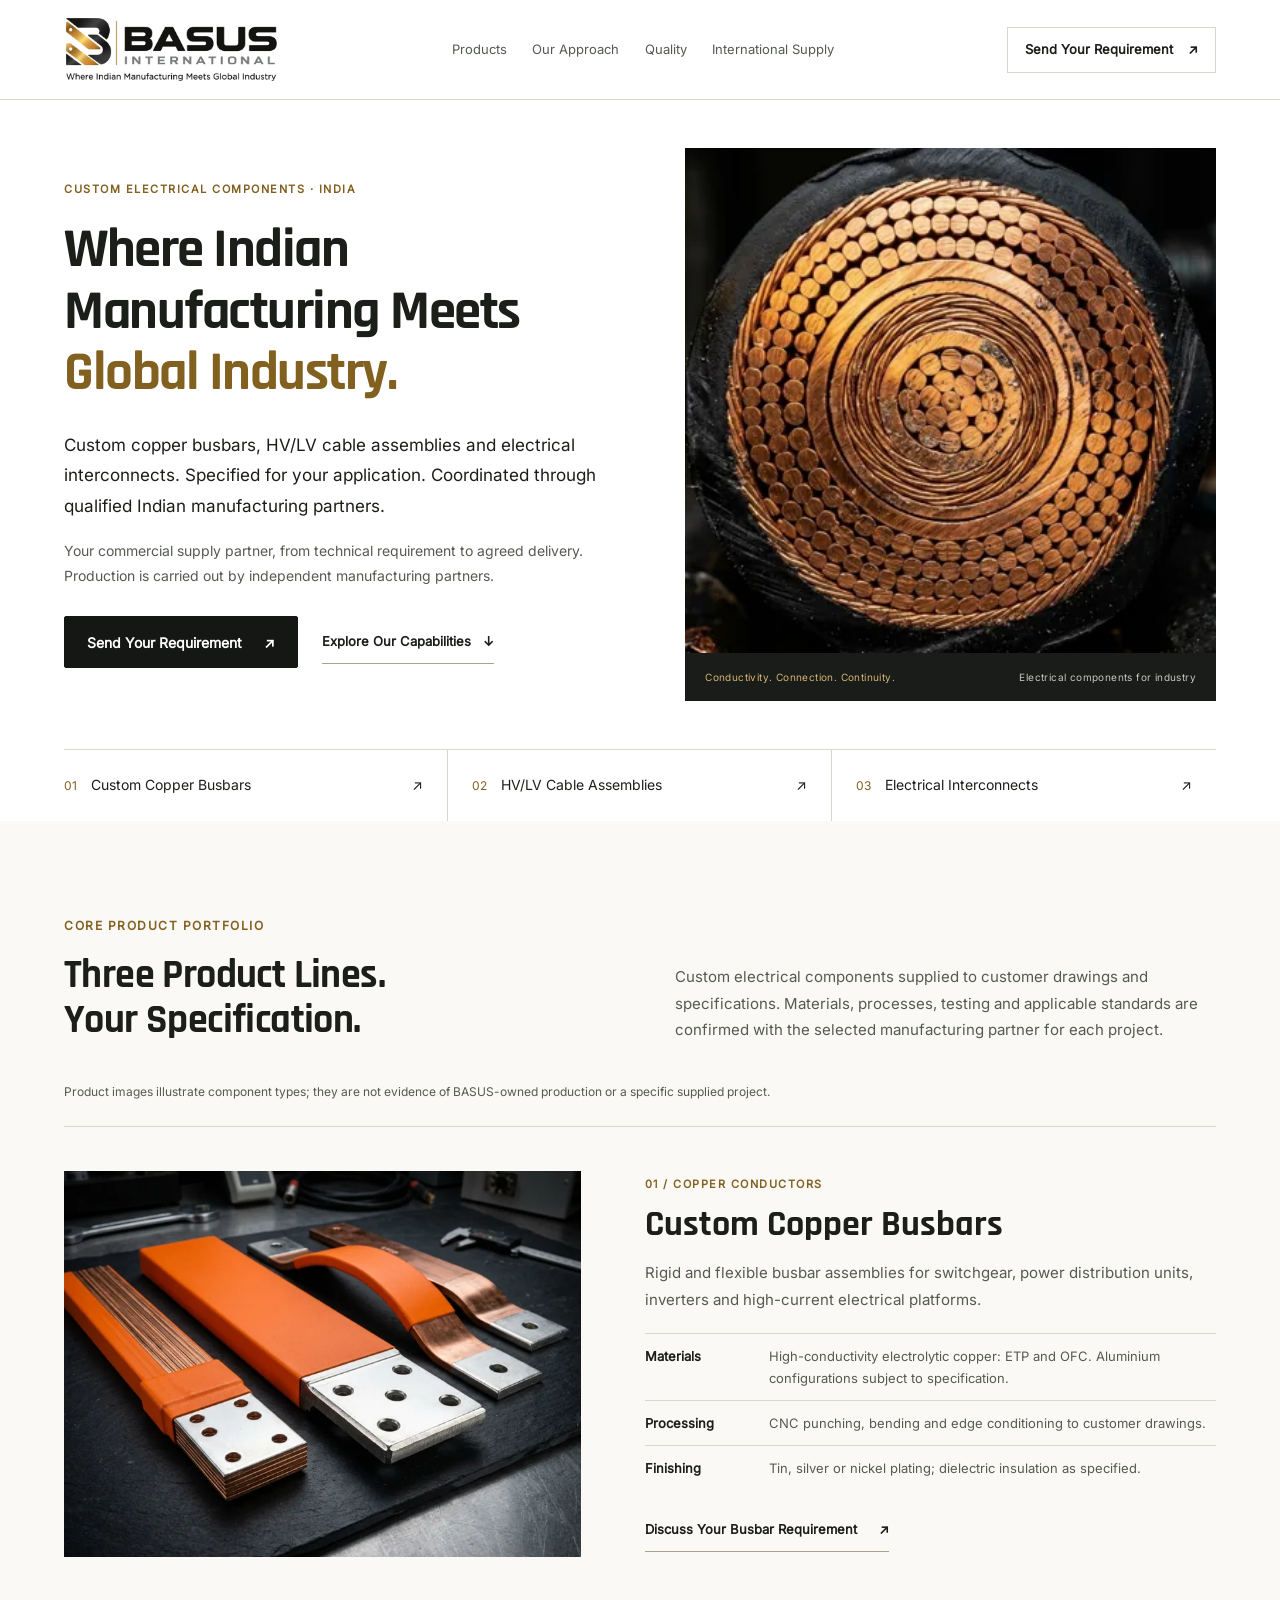
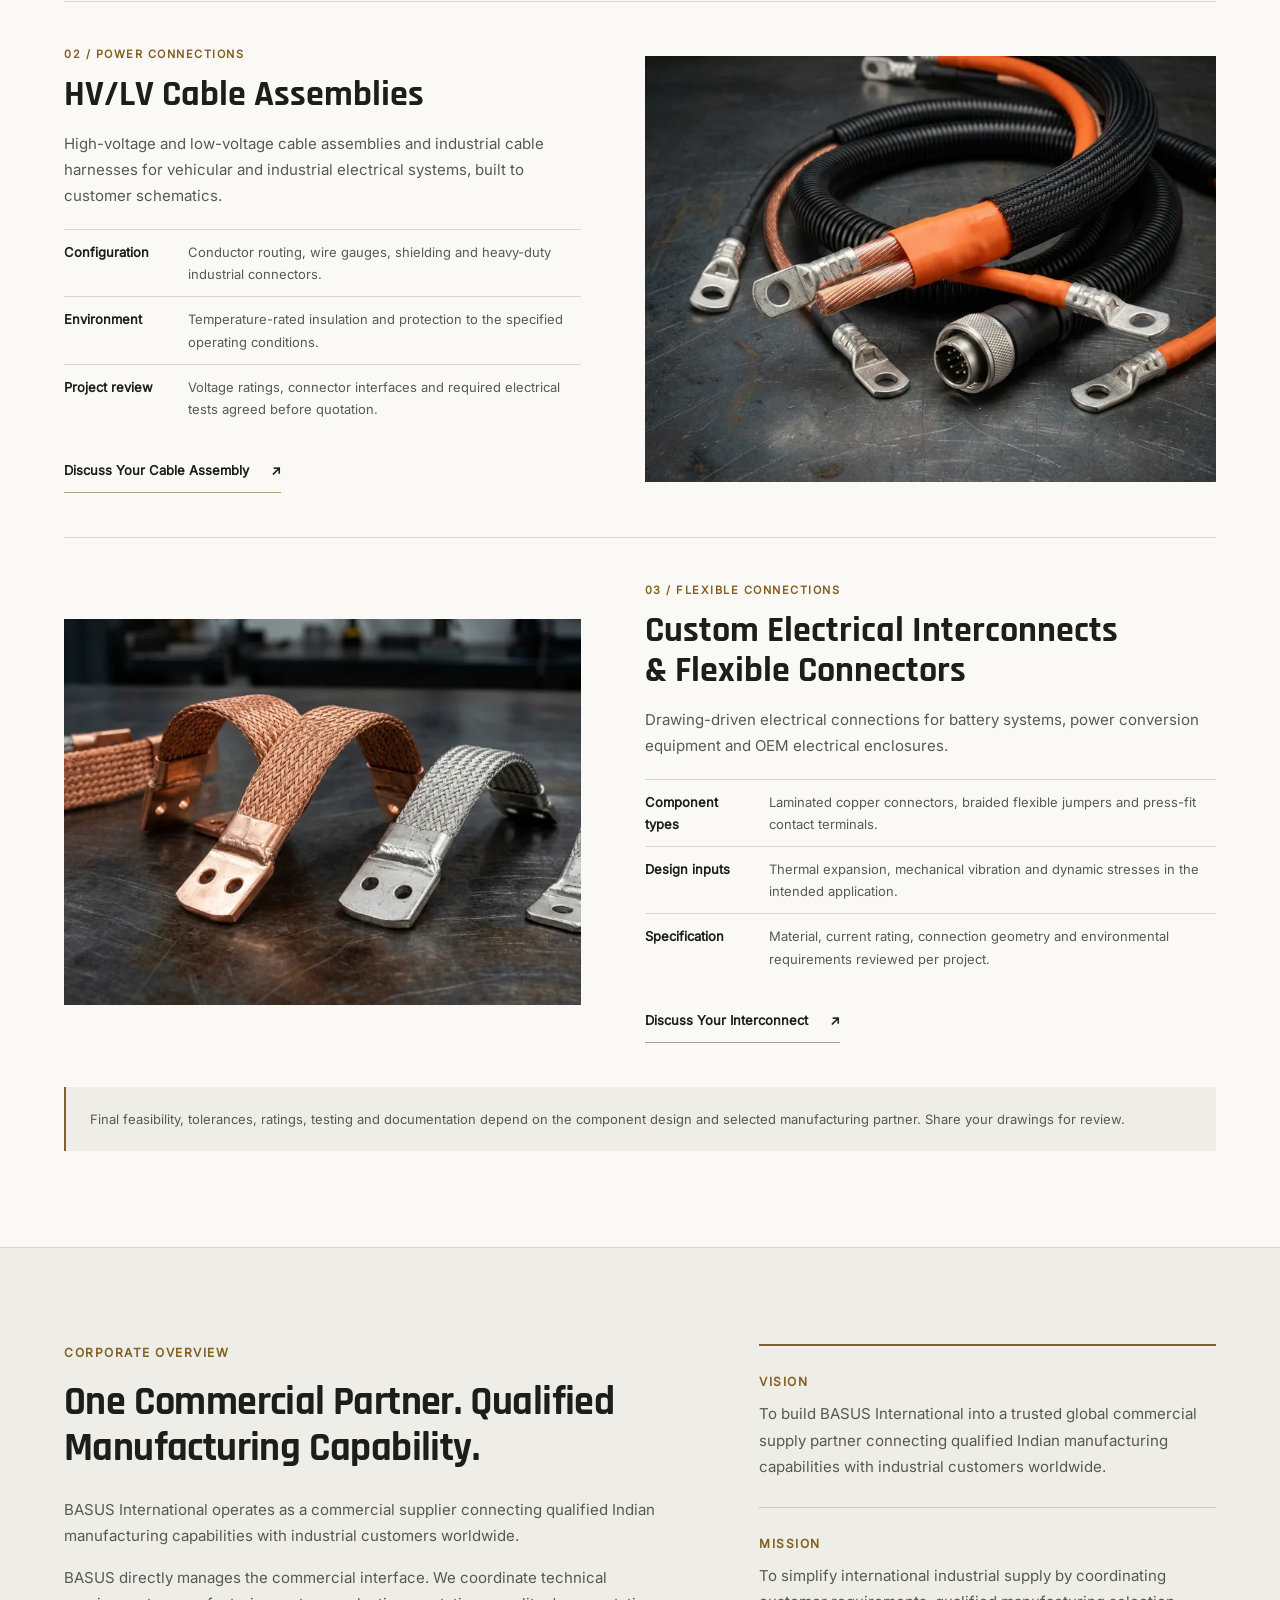
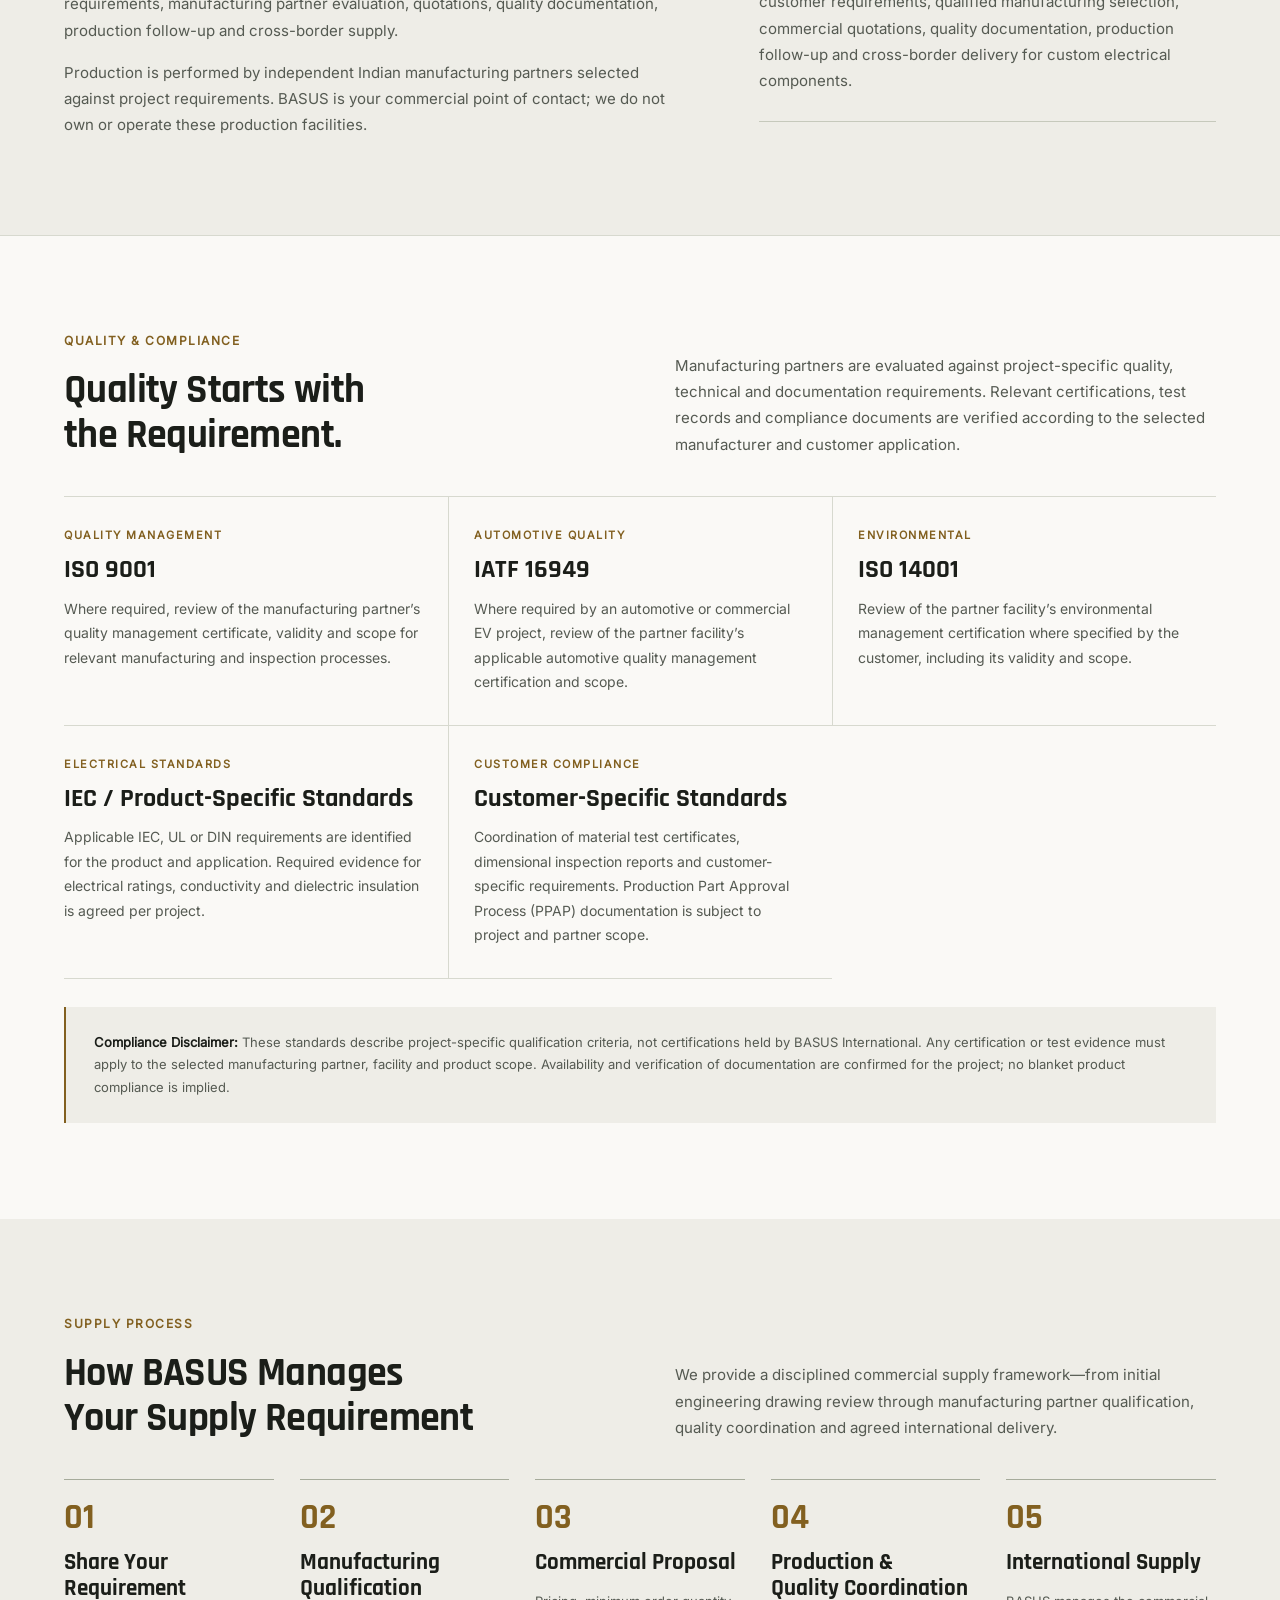
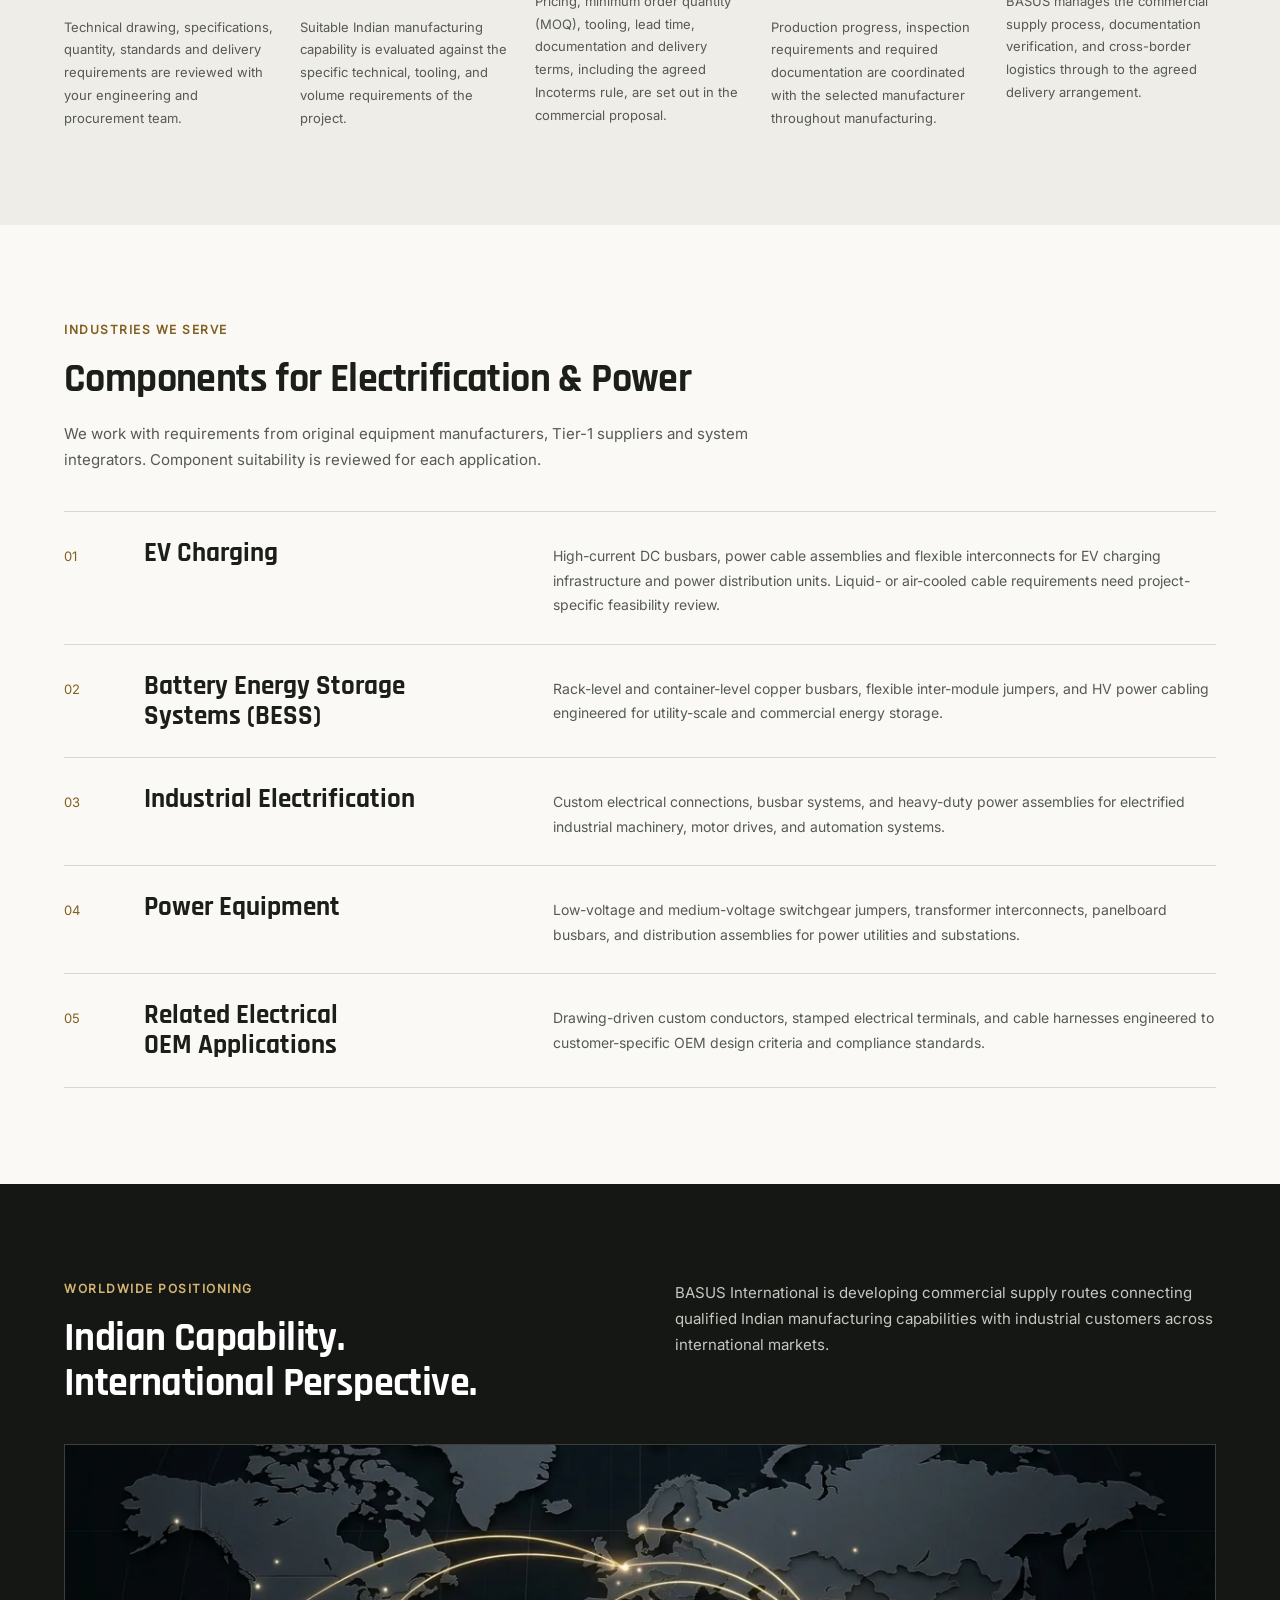
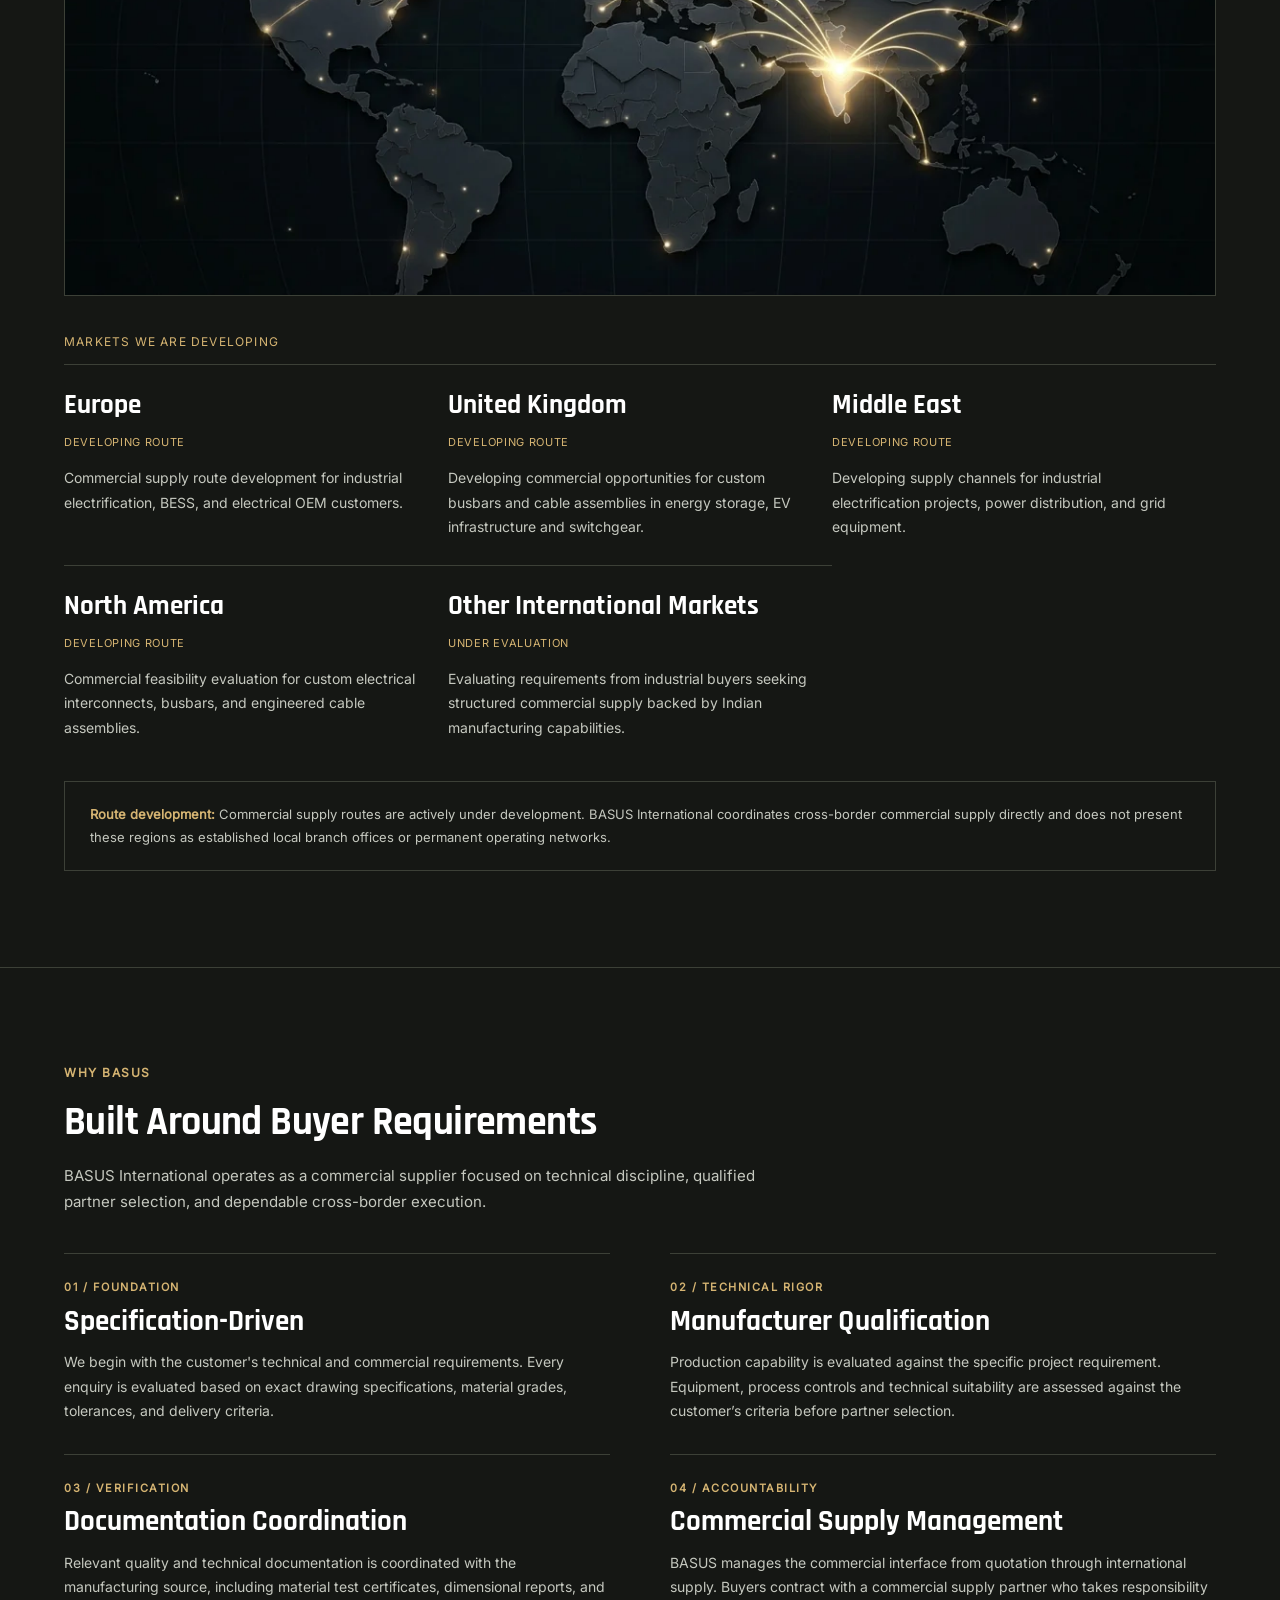
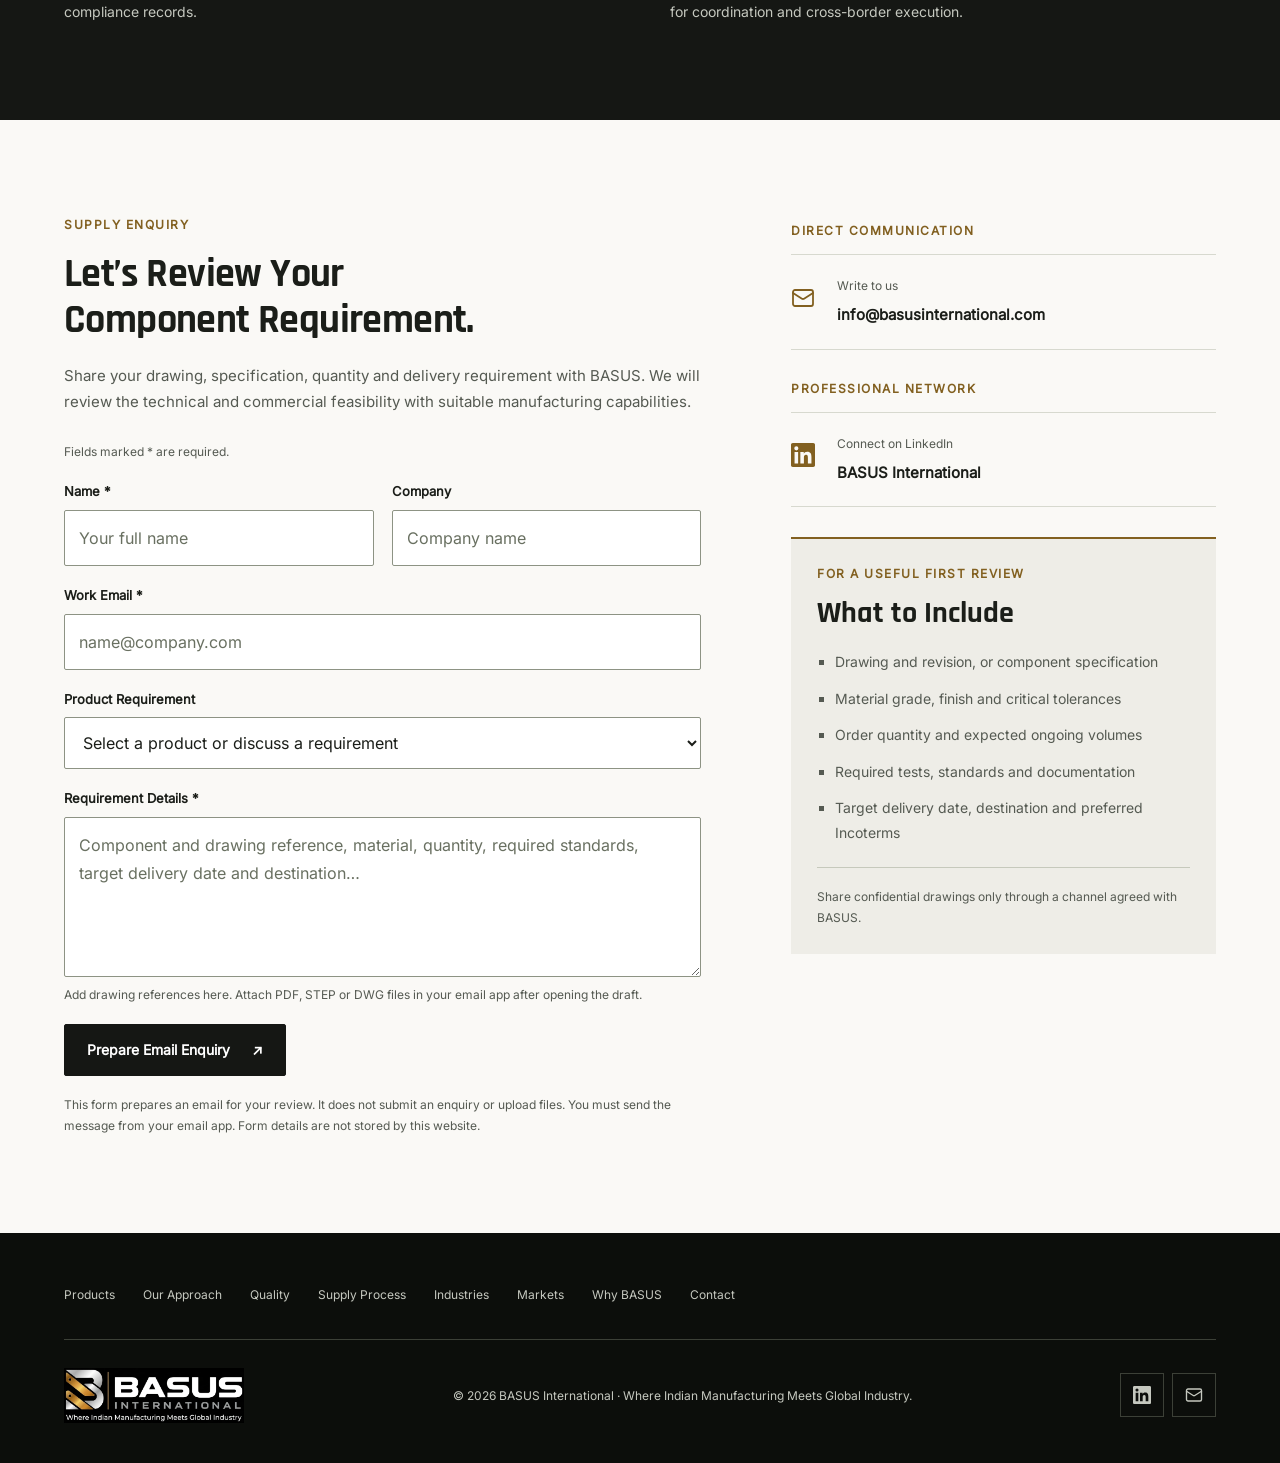
<file: index.html>
<!DOCTYPE html>
<html lang="en">
<head>
  <meta charset="UTF-8" />
  <meta name="viewport" content="width=device-width, initial-scale=1.0" />
  <title>Custom Copper Busbars &amp; Cable Assemblies | BASUS International</title>
  <meta name="description" content="Custom copper busbars, HV/LV cable assemblies and flexible electrical interconnects from Indian manufacturing partners. Discuss your supply requirement with BASUS." />
  <meta name="robots" content="index, follow" />
  <link rel="canonical" href="https://basusinternational.com/" />
  <meta property="og:title" content="BASUS International — Where Indian Manufacturing Meets Global Industry" />
  <meta property="og:description" content="International commercial supplier of custom copper busbars, HV/LV cable assemblies and electrical interconnects for global industry." />
  <meta property="og:type" content="website" />
  <meta property="og:url" content="https://basusinternational.com/" />
  <meta property="og:site_name" content="BASUS International" />
  <meta property="og:image" content="https://basusinternational.com/assets/social-share.jpg" />
  <meta property="og:image:width" content="1200" />
  <meta property="og:image:height" content="630" />
  <meta property="og:image:alt" content="BASUS International — custom electrical components from Indian manufacturing partners" />
  <meta name="twitter:card" content="summary_large_image" />
  <meta name="twitter:title" content="Custom Copper Busbars &amp; Cable Assemblies | BASUS International" />
  <meta name="twitter:description" content="International commercial supplier of custom copper busbars, HV/LV cable assemblies and electrical interconnects." />
  <meta name="twitter:image" content="https://basusinternational.com/assets/social-share.jpg" />
  <meta name="twitter:image:alt" content="BASUS International — custom electrical components from Indian manufacturing partners" />
  <link rel="icon" type="image/png" sizes="64x64" href="assets/favicon.png" />
  <meta name="theme-color" content="#151714" />
  <link rel="preload" href="assets/fonts/rajdhani-700.woff2" as="font" type="font/woff2" crossorigin />
  <link rel="stylesheet" href="style.css" />
  <script type="application/ld+json">
  {
    "@context": "https://schema.org",
    "@type": "Organization",
    "@id": "https://basusinternational.com/#organization",
    "name": "BASUS International",
    "url": "https://basusinternational.com/",
    "logo": "https://basusinternational.com/assets/basus-logo.webp",
    "description": "International commercial supplier of custom copper busbars, HV/LV cable assemblies and electrical interconnects through qualified Indian manufacturing partners.",
    "contactPoint": {
      "@type": "ContactPoint",
      "email": "info@basusinternational.com",
      "contactType": "Commercial Supply Enquiry"
    },
    "sameAs": [
      "https://www.linkedin.com/company/basus-international/"
    ]
  }
  </script>
</head>
<body>

  <!-- ============================================================
       NAVIGATION
       ============================================================ -->
  <a class="skip-link" href="#main">Skip to content</a>
  <header id="nav">
    <nav class="nav-inner" aria-label="Main navigation">
      <a href="#home" class="nav-logo" aria-label="BASUS International home">
        <img src="assets/basus-logo.webp" alt="BASUS International" width="638" height="200" />
      </a>
      <ul class="nav-links">
        <li><a href="#capabilities">Products</a></li>
        <li><a href="#about">Our Approach</a></li>
        <li><a href="#quality">Quality</a></li>
        <li><a href="#markets">International Supply</a></li>
      </ul>
      <a href="#contact" class="nav-cta">Send Your Requirement <span aria-hidden="true">↗</span></a>
      <button type="button" class="nav-burger" id="burger" aria-label="Open navigation" aria-expanded="false" aria-controls="nav-mobile" hidden>
        <span></span><span></span><span></span>
      </button>
    </nav>
    <nav id="nav-mobile" aria-label="Mobile navigation" hidden>
      <a href="#capabilities">Products</a><a href="#about">Our Approach</a>
      <a href="#quality">Quality</a><a href="#process">Supply Process</a>
      <a href="#industries">Industries</a><a href="#markets">International Supply</a>
      <a href="#why">Why BASUS</a><a href="#contact">Send Your Requirement</a>
    </nav>
  </header>
  <noscript><div class="no-js-note">Explore <a href="#capabilities">our products</a> or <a href="mailto:info@basusinternational.com">email your supply requirement</a>.</div></noscript>
  <main id="main" tabindex="-1">

  <!-- ============================================================
       01. HERO SECTION
       ============================================================ -->
  <section id="home" aria-labelledby="hero-title">
    <div class="hero-inner">
      <div class="hero-text">
        <span class="kicker">Custom Electrical Components · India</span>
        <h1 id="hero-title">Where Indian Manufacturing Meets <span>Global Industry.</span></h1>
        <p class="hero-sub">Custom copper busbars, HV/LV cable assemblies and electrical interconnects. Specified for your application. Coordinated through qualified Indian manufacturing partners.</p>
        <p class="hero-model">Your commercial supply partner, from technical requirement to agreed delivery. Production is carried out by independent manufacturing partners.</p>
        <div class="hero-actions">
          <a href="#contact" class="btn btn-primary" id="hero-cta-primary">Send Your Requirement <span aria-hidden="true">↗</span></a>
          <a href="#capabilities" class="text-link" id="hero-cta-secondary">Explore Our Capabilities <span aria-hidden="true">↓</span></a>
        </div>
      </div>
      <figure class="hero-image">
        <img src="assets/hero-bg.webp" srcset="assets/hero-bg-640.webp 640w, assets/hero-bg-768.webp 768w, assets/hero-bg-960.webp 960w, assets/hero-bg.webp 1200w" sizes="(max-width: 760px) calc(100vw - 40px), (max-width: 1440px) 42vw, 550px" alt="Cross-section of a copper power cable showing its conductor strands" width="1200" height="670" fetchpriority="high" />
        <figcaption><span>Conductivity. Connection. Continuity.</span><span>Electrical components for industry</span></figcaption>
      </figure>
    </div>
    <div class="portfolio-index" aria-label="Explore the product portfolio">
      <a href="#copper-busbars"><span>01</span> Custom Copper Busbars <span aria-hidden="true">↗</span></a>
      <a href="#cable-assemblies"><span>02</span> HV/LV Cable Assemblies <span aria-hidden="true">↗</span></a>
      <a href="#interconnects"><span>03</span> Electrical Interconnects <span aria-hidden="true">↗</span></a>
    </div>
  </section>

  <section id="capabilities" aria-label="Core Product Portfolio">
    <div class="wrap">

      <div class="focus-header">
        <div>
          <span class="kicker">Core Product Portfolio</span>
          <h2>Three Product Lines. Your Specification.</h2>
        </div>
        <p>Custom electrical components supplied to customer drawings and specifications. Materials, processes, testing and applicable standards are confirmed with the selected manufacturing partner for each project.</p>
      </div>

      <p class="image-note">Product images illustrate component types; they are not evidence of BASUS-owned production or a specific supplied project.</p>
      <div class="focus-list">
        <article class="product" id="copper-busbars" aria-labelledby="busbar-title">
          <figure class="product-image"><img src="assets/busbar-pillar.webp" srcset="assets/busbar-pillar-480.webp 480w, assets/busbar-pillar-768.webp 768w, assets/busbar-pillar.webp 960w" sizes="(max-width: 760px) calc(100vw - 40px), 42vw" alt="Formed copper busbars with insulated sections and drilled connection terminals" width="960" height="717" loading="lazy" decoding="async" /></figure>
          <div class="product-copy"><span class="kicker">01 / Copper Conductors</span><h3 id="busbar-title">Custom Copper Busbars</h3>
            <p>Rigid and flexible busbar assemblies for switchgear, power distribution units, inverters and high-current electrical platforms.</p>
            <dl class="spec-list"><div><dt>Materials</dt><dd>High-conductivity electrolytic copper: ETP and OFC. Aluminium configurations subject to specification.</dd></div><div><dt>Processing</dt><dd>CNC punching, bending and edge conditioning to customer drawings.</dd></div><div><dt>Finishing</dt><dd>Tin, silver or nickel plating; dielectric insulation as specified.</dd></div></dl>
            <a href="#contact" class="text-link" data-product="Custom Copper Busbars">Discuss Your Busbar Requirement <span aria-hidden="true">↗</span></a>
          </div>
        </article>
        <article class="product" id="cable-assemblies" aria-labelledby="cable-title">
          <figure class="product-image"><img src="assets/cable-harness-pillar.webp" srcset="assets/cable-harness-pillar-480.webp 480w, assets/cable-harness-pillar-768.webp 768w, assets/cable-harness-pillar.webp 960w" sizes="(max-width: 760px) calc(100vw - 40px), 42vw" alt="Industrial power cable assemblies with orange insulation, protective sleeving and terminal lugs" width="960" height="717" loading="lazy" decoding="async" /></figure>
          <div class="product-copy"><span class="kicker">02 / Power Connections</span><h3 id="cable-title">HV/LV Cable Assemblies</h3>
            <p>High-voltage and low-voltage cable assemblies and industrial cable harnesses for vehicular and industrial electrical systems, built to customer schematics.</p>
            <dl class="spec-list"><div><dt>Configuration</dt><dd>Conductor routing, wire gauges, shielding and heavy-duty industrial connectors.</dd></div><div><dt>Environment</dt><dd>Temperature-rated insulation and protection to the specified operating conditions.</dd></div><div><dt>Project review</dt><dd>Voltage ratings, connector interfaces and required electrical tests agreed before quotation.</dd></div></dl>
            <a href="#contact" class="text-link" data-product="HV/LV Cable Assemblies">Discuss Your Cable Assembly <span aria-hidden="true">↗</span></a>
          </div>
        </article>
        <article class="product" id="interconnects" aria-labelledby="interconnect-title">
          <figure class="product-image"><img src="assets/interconnect-pillar.webp" srcset="assets/interconnect-pillar-480.webp 480w, assets/interconnect-pillar-768.webp 768w, assets/interconnect-pillar.webp 960w" sizes="(max-width: 760px) calc(100vw - 40px), 42vw" alt="Braided copper flexible connectors with flat mounting terminals" width="960" height="717" loading="lazy" decoding="async" /></figure>
          <div class="product-copy"><span class="kicker">03 / Flexible Connections</span><h3 id="interconnect-title">Custom Electrical Interconnects &amp; Flexible Connectors</h3>
            <p>Drawing-driven electrical connections for battery systems, power conversion equipment and OEM electrical enclosures.</p>
            <dl class="spec-list"><div><dt>Component types</dt><dd>Laminated copper connectors, braided flexible jumpers and press-fit contact terminals.</dd></div><div><dt>Design inputs</dt><dd>Thermal expansion, mechanical vibration and dynamic stresses in the intended application.</dd></div><div><dt>Specification</dt><dd>Material, current rating, connection geometry and environmental requirements reviewed per project.</dd></div></dl>
            <a href="#contact" class="text-link" data-product="Electrical Interconnects & Flexible Connectors">Discuss Your Interconnect <span aria-hidden="true">↗</span></a>
          </div>
        </article>
      </div>
      <p class="technical-note">Final feasibility, tolerances, ratings, testing and documentation depend on the component design and selected manufacturing partner. Share your drawings for review.</p>
    </div>
  </section>

  <section id="about" aria-label="About BASUS International">
    <div class="wrap">
      <div class="about-grid">

        <div class="about-copy">
          <span class="kicker">Corporate Overview</span>
          <h2>One Commercial Partner. Qualified Manufacturing Capability.</h2>
          <div>
            <p>BASUS International operates as a commercial supplier connecting qualified Indian manufacturing capabilities with industrial customers worldwide.</p>
            <p>BASUS directly manages the commercial interface. We coordinate technical requirements, manufacturing partner evaluation, quotations, quality documentation, production follow-up and cross-border supply.</p>
            <p>Production is performed by independent Indian manufacturing partners selected against project requirements. BASUS is your commercial point of contact; we do not own or operate these production facilities.</p>
          </div>
        </div>

        <div>
          <div class="about-vm-stack">
            <div class="vm-card">
              <span class="vm-badge">Vision</span>
              <p>To build BASUS International into a trusted global commercial supply partner connecting qualified Indian manufacturing capabilities with industrial customers worldwide.</p>
            </div>
            <div class="vm-card">
              <span class="vm-badge">Mission</span>
              <p>To simplify international industrial supply by coordinating customer requirements, qualified manufacturing selection, commercial quotations, quality documentation, production follow-up and cross-border delivery for custom electrical components.</p>
            </div>
          </div>
        </div>

      </div>
    </div>
  </section>

  <section id="quality" aria-label="Manufacturing Partner Quality and Compliance">
    <div class="wrap">

      <div class="focus-header">
        <div>
          <span class="kicker">Quality &amp; Compliance</span>
          <h2>Quality Starts with the Requirement.</h2>
        </div>
        <p>Manufacturing partners are evaluated against project-specific quality, technical and documentation requirements. Relevant certifications, test records and compliance documents are verified according to the selected manufacturer and customer application.</p>
      </div>

      <div class="quality-cards-grid" role="list">

        <div class="quality-card" role="listitem">
          <div class="qc-tag">Quality Management</div>
          <h3>ISO 9001</h3>
          <p>Where required, review of the manufacturing partner’s quality management certificate, validity and scope for relevant manufacturing and inspection processes.</p>
        </div>

        <div class="quality-card" role="listitem">
          <div class="qc-tag">Automotive Quality</div>
          <h3>IATF 16949</h3>
          <p>Where required by an automotive or commercial EV project, review of the partner facility’s applicable automotive quality management certification and scope.</p>
        </div>

        <div class="quality-card" role="listitem">
          <div class="qc-tag">Environmental</div>
          <h3>ISO 14001</h3>
          <p>Review of the partner facility’s environmental management certification where specified by the customer, including its validity and scope.</p>
        </div>

        <div class="quality-card" role="listitem">
          <div class="qc-tag">Electrical Standards</div>
          <h3>IEC / Product-Specific Standards</h3>
          <p>Applicable IEC, UL or DIN requirements are identified for the product and application. Required evidence for electrical ratings, conductivity and dielectric insulation is agreed per project.</p>
        </div>

        <div class="quality-card" role="listitem">
          <div class="qc-tag">Customer Compliance</div>
          <h3>Customer-Specific Standards</h3>
          <p>Coordination of material test certificates, dimensional inspection reports and customer-specific requirements. Production Part Approval Process (PPAP) documentation is subject to project and partner scope.</p>
        </div>

      </div>

      <div class="quality-disclaimer-box">
        <p><strong>Compliance Disclaimer:</strong> These standards describe project-specific qualification criteria, not certifications held by BASUS International. Any certification or test evidence must apply to the selected manufacturing partner, facility and product scope. Availability and verification of documentation are confirmed for the project; no blanket product compliance is implied.</p>
      </div>

    </div>
  </section>

  <section id="process" aria-label="Supply Process">
    <div class="wrap">

      <div class="process-header">
        <div>
          <span class="kicker">Supply Process</span>
          <h2>How BASUS Manages Your Supply Requirement</h2>
        </div>
        <p>We provide a disciplined commercial supply framework—from initial engineering drawing review through manufacturing partner qualification, quality coordination and agreed international delivery.</p>
      </div>

      <div class="process-steps">

        <div class="ps">
          <div class="ps-n">01</div>
          <h3>Share Your Requirement</h3>
          <p>Technical drawing, specifications, quantity, standards and delivery requirements are reviewed with your engineering and procurement team.</p>
        </div>

        <div class="ps">
          <div class="ps-n">02</div>
          <h3>Manufacturing Qualification</h3>
          <p>Suitable Indian manufacturing capability is evaluated against the specific technical, tooling, and volume requirements of the project.</p>
        </div>

        <div class="ps">
          <div class="ps-n">03</div>
          <h3>Commercial Proposal</h3>
          <p>Pricing, minimum order quantity (MOQ), tooling, lead time, documentation and delivery terms, including the agreed Incoterms rule, are set out in the commercial proposal.</p>
        </div>

        <div class="ps">
          <div class="ps-n">04</div>
          <h3>Production &amp; Quality Coordination</h3>
          <p>Production progress, inspection requirements and required documentation are coordinated with the selected manufacturer throughout manufacturing.</p>
        </div>

        <div class="ps">
          <div class="ps-n">05</div>
          <h3>International Supply</h3>
          <p>BASUS manages the commercial supply process, documentation verification, and cross-border logistics through to the agreed delivery arrangement.</p>
        </div>

      </div>
    </div>
  </section>

  <section id="industries" aria-label="Industries We Serve">
    <div class="wrap">

      <div class="section-intro">
        <span class="kicker">Industries We Serve</span>
        <h2>Components for Electrification &amp; Power</h2>
        <p>We work with requirements from original equipment manufacturers, Tier-1 suppliers and system integrators. Component suitability is reviewed for each application.</p>
      </div>

      <div class="industries-grid" role="list">

        <div class="industry-card" role="listitem">
          <div class="ic-num">01</div>
          <h3>EV Charging</h3>
          <p>High-current DC busbars, power cable assemblies and flexible interconnects for EV charging infrastructure and power distribution units. Liquid- or air-cooled cable requirements need project-specific feasibility review.</p>
        </div>

        <div class="industry-card" role="listitem">
          <div class="ic-num">02</div>
          <h3>Battery Energy Storage Systems (BESS)</h3>
          <p>Rack-level and container-level copper busbars, flexible inter-module jumpers, and HV power cabling engineered for utility-scale and commercial energy storage.</p>
        </div>

        <div class="industry-card" role="listitem">
          <div class="ic-num">03</div>
          <h3>Industrial Electrification</h3>
          <p>Custom electrical connections, busbar systems, and heavy-duty power assemblies for electrified industrial machinery, motor drives, and automation systems.</p>
        </div>

        <div class="industry-card" role="listitem">
          <div class="ic-num">04</div>
          <h3>Power Equipment</h3>
          <p>Low-voltage and medium-voltage switchgear jumpers, transformer interconnects, panelboard busbars, and distribution assemblies for power utilities and substations.</p>
        </div>

        <div class="industry-card" role="listitem">
          <div class="ic-num">05</div>
          <h3>Related Electrical OEM Applications</h3>
          <p>Drawing-driven custom conductors, stamped electrical terminals, and cable harnesses engineered to customer-specific OEM design criteria and compliance standards.</p>
        </div>

      </div>
    </div>
  </section>

  <section id="markets" aria-label="Worldwide Positioning">
    <div class="wrap">

      <div class="markets-header">
        <div>
          <span class="kicker">Worldwide Positioning</span>
          <h2>Indian Capability. International Perspective.</h2>
        </div>
        <p>BASUS International is developing commercial supply routes connecting qualified Indian manufacturing capabilities with industrial customers across international markets.</p>
      </div>

      <div class="markets-display">
        <div class="markets-map-container">
          <img
            src="assets/global-supply-map.webp"
            alt="Illustrative world map of target markets; commercial supply routes are under development"
            class="markets-map-img" decoding="async"
            width="1200"
            height="670"
            loading="lazy"
          />
        </div>

        <div class="markets-label-row">
          <span class="markets-badge-sub">Markets We Are Developing</span>
        </div>

        <div class="markets-grid" role="list">
          <div class="market-card" role="listitem">
            <div class="market-card-top">
              <h3>Europe</h3>
              <span class="market-tag">Developing Route</span>
            </div>
            <p>Commercial supply route development for industrial electrification, BESS, and electrical OEM customers.</p>
          </div>

          <div class="market-card" role="listitem">
            <div class="market-card-top">
              <h3>United Kingdom</h3>
              <span class="market-tag">Developing Route</span>
            </div>
            <p>Developing commercial opportunities for custom busbars and cable assemblies in energy storage, EV infrastructure and switchgear.</p>
          </div>

          <div class="market-card" role="listitem">
            <div class="market-card-top">
              <h3>Middle East</h3>
              <span class="market-tag">Developing Route</span>
            </div>
            <p>Developing supply channels for industrial electrification projects, power distribution, and grid equipment.</p>
          </div>

          <div class="market-card" role="listitem">
            <div class="market-card-top">
              <h3>North America</h3>
              <span class="market-tag">Developing Route</span>
            </div>
            <p>Commercial feasibility evaluation for custom electrical interconnects, busbars, and engineered cable assemblies.</p>
          </div>

          <div class="market-card" role="listitem">
            <div class="market-card-top">
              <h3>Other International Markets</h3>
              <span class="market-tag">Under Evaluation</span>
            </div>
            <p>Evaluating requirements from industrial buyers seeking structured commercial supply backed by Indian manufacturing capabilities.</p>
          </div>
        </div>

        <div class="markets-disclaimer">
          <p><strong>Route development:</strong> Commercial supply routes are actively under development. BASUS International coordinates cross-border commercial supply directly and does not present these regions as established local branch offices or permanent operating networks.</p>
        </div>
      </div>

    </div>
  </section>

  <section id="why" aria-label="Why BASUS">
    <div class="wrap">
      <div class="section-intro">
        <span class="kicker">Why BASUS</span>
        <h2>Built Around Buyer Requirements</h2>
        <p>BASUS International operates as a commercial supplier focused on technical discipline, qualified partner selection, and dependable cross-border execution.</p>
      </div>

      <div class="why-grid" role="list">

        <div class="why-cell" role="listitem">
          <span class="wc-kicker">01 / Foundation</span>
          <h3>Specification-Driven</h3>
          <p>We begin with the customer's technical and commercial requirements. Every enquiry is evaluated based on exact drawing specifications, material grades, tolerances, and delivery criteria.</p>
        </div>

        <div class="why-cell" role="listitem">
          <span class="wc-kicker">02 / Technical Rigor</span>
          <h3>Manufacturer Qualification</h3>
          <p>Production capability is evaluated against the specific project requirement. Equipment, process controls and technical suitability are assessed against the customer’s criteria before partner selection.</p>
        </div>

        <div class="why-cell" role="listitem">
          <span class="wc-kicker">03 / Verification</span>
          <h3>Documentation Coordination</h3>
          <p>Relevant quality and technical documentation is coordinated with the manufacturing source, including material test certificates, dimensional reports, and compliance records.</p>
        </div>

        <div class="why-cell" role="listitem">
          <span class="wc-kicker">04 / Accountability</span>
          <h3>Commercial Supply Management</h3>
          <p>BASUS manages the commercial interface from quotation through international supply. Buyers contract with a commercial supply partner who takes responsibility for coordination and cross-border execution.</p>
        </div>

      </div>
    </div>
  </section>

  <section id="contact" aria-label="Supply Enquiry">
    <div class="wrap">
      <div class="contact-grid">

        <div>
          <div class="contact-intro">
            <span class="kicker">Supply Enquiry</span>
            <h2>Let’s Review Your Component Requirement.</h2>
            <p>Share your drawing, specification, quantity and delivery requirement with BASUS. We will review the technical and commercial feasibility with suitable manufacturing capabilities.</p>
          </div>

          <form id="contactForm" class="contact-form" action="mailto:info@basusinternational.com" method="post" enctype="text/plain" aria-label="Supply enquiry form" aria-describedby="form-note">
            <p class="required-note">Fields marked * are required.</p>
            <div class="form-row">
              <div class="fg"><label for="name">Name *</label><input id="name" name="name" required autocomplete="name" maxlength="100" placeholder="Your full name" /></div>
              <div class="fg"><label for="company">Company</label><input id="company" name="company" autocomplete="organization" maxlength="150" placeholder="Company name" /></div>
            </div>
            <div class="fg"><label for="email">Work Email *</label><input type="email" id="email" name="email" required autocomplete="email" maxlength="254" placeholder="name@company.com" /></div>
            <div class="fg"><label for="product">Product Requirement</label><select id="product" name="product"><option value="">Select a product or discuss a requirement</option><option>Custom Copper Busbars</option><option>HV/LV Cable Assemblies</option><option>Electrical Interconnects &amp; Flexible Connectors</option><option>Multiple Product Lines</option></select></div>
            <div class="fg"><label for="message">Requirement Details *</label><textarea id="message" name="message" required maxlength="4000" aria-describedby="message-help" placeholder="Component and drawing reference, material, quantity, required standards, target delivery date and destination…"></textarea><p id="message-help" class="field-help">Add drawing references here. Attach PDF, STEP or DWG files in your email app after opening the draft.</p></div>
            <div class="form-actions"><button type="submit" class="btn btn-primary" id="form-submit" disabled>Prepare Email Enquiry <span aria-hidden="true">↗</span></button></div>
            <p class="form-note" id="form-note">This form prepares an email for your review. It does not submit an enquiry or upload files. You must send the message from your email app. Form details are not stored by this website.</p>
            <noscript><p>To send your requirement, email <a href="mailto:info@basusinternational.com">info@basusinternational.com</a> directly. The draft builder requires JavaScript.</p></noscript>
            <div class="email-draft" id="email-draft" hidden>
              <h3 id="draft-heading" tabindex="-1">Your Enquiry Is Ready to Review</h3>
              <p>No message has been sent. Open your email app, attach your drawings and send the email. If no app opens, copy the draft into your email service.</p>
              <label for="draft-text">Email draft</label><textarea id="draft-text" readonly rows="9" spellcheck="false"></textarea>
              <div class="form-actions"><a id="open-email" class="btn btn-primary">Open Email App <span aria-hidden="true">↗</span></a><button type="button" class="btn btn-secondary" id="copy-enquiry">Copy Enquiry</button></div>
              <p id="draft-status" role="status" aria-live="polite"></p>
            </div>
          </form>
        </div>

        <div class="contact-info">

          <div>
            <span class="ci-label">Direct Communication</span>
            <a href="mailto:info@basusinternational.com" class="ci-item" id="email-link">
              <div class="ci-icon">
                <svg viewBox="0 0 24 24" fill="none" stroke="currentColor" stroke-width="1.8" stroke-linecap="round" stroke-linejoin="round" aria-hidden="true"><rect x="2" y="4" width="20" height="16" rx="2"/><path d="m22 7-8.97 5.7a1.94 1.94 0 0 1-2.06 0L2 7"/></svg>
              </div>
              <div class="ci-text">
                <small>Write to us</small>
                <strong>info@basusinternational.com</strong>
              </div>
            </a>
          </div>

          <div>
            <span class="ci-label">Professional Network</span>
            <a href="https://www.linkedin.com/company/basus-international/" target="_blank" rel="noopener noreferrer" class="ci-item" id="linkedin-link">
              <div class="ci-icon">
                <svg viewBox="0 0 24 24" fill="currentColor" aria-hidden="true"><path d="M20.447 20.452h-3.554v-5.569c0-1.328-.027-3.037-1.852-3.037-1.853 0-2.136 1.445-2.136 2.939v5.667H9.351V9h3.414v1.561h.046c.477-.9 1.637-1.85 3.37-1.85 3.601 0 4.267 2.37 4.267 5.455v6.286zM5.337 7.433a2.062 2.062 0 0 1-2.063-2.065 2.064 2.064 0 1 1 2.063 2.065zm1.782 13.019H3.555V9h3.564v11.452zM22.225 0H1.771C.792 0 0 .774 0 1.729v20.542C0 23.227.792 24 1.771 24h20.451C23.2 24 24 23.227 24 22.271V1.729C24 .774 23.2 0 22.222 0h.003z"/></svg>
              </div>
              <div class="ci-text">
                <small>Connect on LinkedIn</small>
                <strong>BASUS International</strong>
              </div>
            </a>
          </div>

          <div class="ci-note">
            <span class="ci-label">For a Useful First Review</span>
            <h3 class="ci-note-title">What to Include</h3>
            <ul class="buyer-checklist"><li>Drawing and revision, or component specification</li><li>Material grade, finish and critical tolerances</li><li>Order quantity and expected ongoing volumes</li><li>Required tests, standards and documentation</li><li>Target delivery date, destination and preferred Incoterms</li></ul>
            <p>Share confidential drawings only through a channel agreed with BASUS.</p>
          </div>
        </div>
      </div>
    </div>
  </section>

  </main>
  <footer>
    <nav class="footer-nav" aria-label="All website sections"><a href="#capabilities">Products</a><a href="#about">Our Approach</a><a href="#quality">Quality</a><a href="#process">Supply Process</a><a href="#industries">Industries</a><a href="#markets">Markets</a><a href="#why">Why BASUS</a><a href="#contact">Contact</a></nav>
    <div class="footer-inner">
      <div class="footer-logo">
        <img src="assets/basus-logo-dark.webp" alt="BASUS International" width="640" height="195" loading="lazy" decoding="async" />
      </div>
      <div class="footer-copy">
        © <span id="year">2026</span> BASUS International · Where Indian Manufacturing Meets Global Industry.
      </div>
      <div class="footer-social" aria-label="Social links">
        <a href="https://www.linkedin.com/company/basus-international/" target="_blank" rel="noopener noreferrer" aria-label="LinkedIn" id="footer-li">
          <svg viewBox="0 0 24 24" fill="currentColor" aria-hidden="true"><path d="M20.447 20.452h-3.554v-5.569c0-1.328-.027-3.037-1.852-3.037-1.853 0-2.136 1.445-2.136 2.939v5.667H9.351V9h3.414v1.561h.046c.477-.9 1.637-1.85 3.37-1.85 3.601 0 4.267 2.37 4.267 5.455v6.286zM5.337 7.433a2.062 2.062 0 0 1-2.063-2.065 2.064 2.064 0 1 1 2.063 2.065zm1.782 13.019H3.555V9h3.564v11.452zM22.225 0H1.771C.792 0 0 .774 0 1.729v20.542C0 23.227.792 24 1.771 24h20.451C23.2 24 24 23.227 24 22.271V1.729C24 .774 23.2 0 22.222 0h.003z"/></svg>
        </a>
        <a href="mailto:info@basusinternational.com" aria-label="Email" id="footer-email">
          <svg viewBox="0 0 24 24" fill="none" stroke="currentColor" stroke-width="1.8" stroke-linecap="round" stroke-linejoin="round" aria-hidden="true"><rect x="2" y="4" width="20" height="16" rx="2"/><path d="m22 7-8.97 5.7a1.94 1.94 0 0 1-2.06 0L2 7"/></svg>
        </a>
      </div>
    </div>
  </footer>

  <script src="main.js"></script>
</body>
</html>
</file>
<file: style.css>
/* BASUS International — restrained industrial identity, no runtime dependencies. */
@font-face { font-family: Inter; src: url('assets/fonts/inter-400.woff2') format('woff2'); font-weight: 400; font-display: swap; }
@font-face { font-family: Rajdhani; src: url('assets/fonts/rajdhani-700.woff2') format('woff2'); font-weight: 700; font-display: swap; }
:root {
  --bg: #faf9f6; --white: #fff; --bg-alt: #eeede7; --dark: #151714;
  --ink: #1b1e19; --muted: #555a52; --light-text: #c5c8bf; --rule: #d7d9cf; --dark-rule: #3c4037;
  --gold: #826020; --gold-light: #d5b472; --max-w: 1200px; --nav-h: 100px;
  --px: clamp(20px, 5vw, 80px); --py: clamp(64px, 7.5vw, 108px);
  --head: Rajdhani, 'Arial Narrow', sans-serif; --body: Inter, 'Segoe UI', sans-serif;
}
*, *::before, *::after { box-sizing: border-box; }
* { margin: 0; }
html { scroll-behavior: smooth; scroll-padding-top: calc(var(--nav-h) + 24px); -webkit-text-size-adjust: 100%; }
body { font: 400 16px/1.75 var(--body); color: var(--ink); background: var(--bg); }
img { display: block; max-width: 100%; height: auto; }
a { color: inherit; text-decoration: none; text-underline-offset: 5px; }
button, input, textarea, select { font: inherit; }
button, select { cursor: pointer; }
button { border: 0; }
[hidden] { display: none !important; }
a, button, input, select, textarea { -webkit-tap-highlight-color: transparent; }
:focus-visible { outline: 3px solid var(--gold); outline-offset: 5px; }
#markets :focus-visible, #why :focus-visible, footer :focus-visible { outline-color: var(--gold-light); }
::selection { color: var(--ink); background: #ead8b2; }
h1, h2, h3 { font-family: var(--head); font-weight: 700; line-height: 1.12; text-wrap: balance; }
h1 { font-size: clamp(44px, 4.3vw, 65px); letter-spacing: -1.5px; }
h2 { font-size: clamp(34px, 3.15vw, 46px); letter-spacing: -.6px; }
h3 { font-size: 26px; }
p { color: var(--muted); }
p + p { margin-top: 16px; }
ul { padding: 0; list-style: none; }
section { padding: var(--py) var(--px); }
section[id], article[id] { scroll-margin-top: 16px; }
.wrap { max-width: var(--max-w); margin: 0 auto; }
.kicker, .ci-label, .wc-kicker, .qc-tag, .vm-badge { display: block; color: var(--gold); font-size: 12px; font-weight: 600; letter-spacing: 1.5px; line-height: 1.5; text-transform: uppercase; margin-bottom: 18px; }
.btn { display: inline-flex; justify-content: center; align-items: center; gap: 22px; min-height: 52px; padding: 13px 22px; font-size: 14px; font-weight: 600; line-height: 1.5; border: 1px solid transparent; border-radius: 2px; transition: background .18s, border-color .18s; }
.btn-primary { color: var(--white); background: var(--dark); border-color: var(--dark); }
.btn-primary:hover { background: #343b2d; border-color: #343b2d; }
.btn-secondary { background: transparent; color: var(--ink); border-color: #8b9084; }
.btn-secondary:hover { border-color: var(--ink); background: var(--bg-alt); }
.btn:disabled { opacity: .55; cursor: not-allowed; }
.text-link { display: inline-flex; align-items: center; gap: 22px; min-height: 44px; font-size: 14px; font-weight: 600; border-bottom: 1px solid #aaa28b; }
.text-link:hover { color: var(--gold); border-color: var(--gold); }
.skip-link { position: fixed; top: 10px; left: -10000px; padding: 12px 20px; background: var(--white); z-index: 110; }
.skip-link:focus { left: 20px; }
.no-js-note { margin-top: var(--nav-h); padding: 16px var(--px); background: var(--bg-alt); }
.no-js-note a, noscript a { text-decoration: underline; }
/* Fixed, opaque header: consistent readability above every section. */
#nav { position: fixed; inset: 0 0 auto; z-index: 100; height: var(--nav-h); background: var(--white); border-bottom: 1px solid var(--rule); }
.nav-inner { height: 100%; max-width: calc(var(--max-w) + 2 * var(--px)); padding: 0 var(--px); margin: auto; display: flex; align-items: center; gap: 30px; justify-content: space-between; }
.nav-logo { flex-shrink: 0; width: 215px; }
.nav-logo img { width: 100%; height: auto; }
.nav-links { display: flex; align-items: center; gap: clamp(18px, 2vw, 30px); }
.nav-links a { display: flex; align-items: center; min-height: 44px; font-size: 13px; color: var(--muted); }
.nav-links a:hover, .nav-links a[aria-current] { color: var(--ink); text-decoration: underline; text-decoration-color: var(--gold); }
.nav-cta { display: inline-flex; align-items: center; justify-content: center; gap: 15px; min-height: 46px; padding: 10px 17px; border: 1px solid var(--rule); font-size: 13px; font-weight: 600; }
.nav-cta:hover { border-color: var(--gold); }
.nav-burger { display: none; height: 46px; width: 46px; padding: 12px; background: var(--bg); flex-direction: column; justify-content: center; gap: 5px; }
.nav-burger span { display: block; height: 2px; width: 22px; background: var(--ink); }
#nav-mobile { position: absolute; top: 100%; left: 0; right: 0; padding: 18px var(--px) 28px; background: var(--white); border-bottom: 1px solid var(--rule); max-height: calc(100dvh - var(--nav-h)); overflow-y: auto; }
#nav-mobile a { display: block; padding: 11px 0; border-bottom: 1px solid var(--rule); font-size: 16px; }
/* Hero: real component imagery, native links and a visible product index. */
#home { padding-top: calc(var(--nav-h) + 48px); padding-bottom: 0; background: var(--white); }
.hero-inner { display: grid; grid-template-columns: 1.05fr 1fr; gap: clamp(32px, 5vw, 72px); max-width: var(--max-w); margin: auto; align-items: center; padding-bottom: 48px; }
.hero-text { padding: 14px 0; }
.hero-text .kicker { margin-bottom: 22px; font-size: 11px; }
#hero-title { max-width: 620px; }
#hero-title span { color: var(--gold); }
.hero-sub { margin-top: 25px; color: var(--ink); font-size: 17px; line-height: 1.8; max-width: 570px; }
.hero-model { margin-top: 16px; font-size: 14px; line-height: 1.8; max-width: 550px; }
.hero-actions { display: flex; align-items: center; gap: 18px 24px; flex-wrap: wrap; margin-top: 28px; }
.hero-actions .text-link { font-size: 13px; gap: 12px; }
.hero-image { position: relative; background: #191c19; min-width: 0; align-self: stretch; display: flex; flex-direction: column; }
.hero-image img { width: 100%; flex: 1; min-height: 0; aspect-ratio: 1.05; object-fit: cover; }
.hero-image figcaption { display: flex; flex-wrap: wrap; gap: 6px; justify-content: space-between; padding: 16px 20px; color: var(--light-text); font-size: 10px; letter-spacing: .4px; line-height: 1.6; }
.hero-image figcaption span:first-child { color: var(--gold-light); }
.portfolio-index { max-width: var(--max-w); margin: auto; display: grid; grid-template-columns: repeat(3, 1fr); border-top: 1px solid var(--rule); }
.portfolio-index a { display: flex; align-items: center; gap: 14px; padding: 23px 24px; font-size: 14px; border-right: 1px solid var(--rule); }
.portfolio-index a:first-child { padding-left: 0; }
.portfolio-index a:last-child { border-right: 0; }
.portfolio-index a span:first-child { color: var(--gold); font-size: 12px; }
.portfolio-index a span:last-child { margin-left: auto; }
.portfolio-index a:hover { color: var(--gold); }
/* Products: alternate technical dossiers rather than repeated small cards. */
.focus-header, .process-header, .markets-header { display: grid; grid-template-columns: 1fr 1fr; gap: 70px; align-items: end; margin-bottom: 38px; }
.focus-header p, .process-header p, .markets-header p { font-size: 15px; }
.image-note { font-size: 12px; margin-bottom: 24px; max-width: 850px; }
.product { display: grid; grid-template-columns: .95fr 1.05fr; gap: clamp(30px, 5vw, 70px); padding: 44px 0; border-top: 1px solid var(--rule); align-items: center; }
.product:nth-child(even) .product-image { order: 2; }
.product:nth-child(even) .product-copy { order: 1; }
.product-image { background: #242823; }
.product-image img { width: 100%; aspect-ratio: 1.34; object-fit: cover; }
.product-copy .kicker { font-size: 11px; margin-bottom: 13px; }
.product-copy h3 { font-size: clamp(29px, 2.8vw, 38px); margin-bottom: 15px; }
.product-copy > p { font-size: 15px; }
.spec-list { margin: 20px 0 18px; }
.spec-list > div { display: grid; grid-template-columns: 108px 1fr; gap: 16px; padding: 11px 0; border-top: 1px solid var(--rule); font-size: 13px; line-height: 1.7; }
.spec-list dt { font-weight: 600; }
.spec-list dd { color: var(--muted); margin: 0; }
.product-copy .text-link { font-size: 13px; }
.technical-note { padding: 21px 24px; border-left: 2px solid var(--gold); background: var(--bg-alt); font-size: 13px; }
/* Commercial model and quality are concrete reading surfaces. */
#about { background: var(--bg-alt); border-block: 1px solid var(--rule); }
.about-grid { display: grid; grid-template-columns: 1.15fr .85fr; gap: clamp(32px, 6vw, 90px); align-items: start; }
.about-copy h2 { margin-bottom: 26px; }
.about-copy p { font-size: 15px; }
.about-vm-stack { border-top: 2px solid var(--gold); }
.vm-card { padding: 27px 0; border-bottom: 1px solid #c6c9bc; }
.vm-badge { margin-bottom: 10px; }
.vm-card p { font-size: 15px; }
.quality-cards-grid { display: grid; grid-template-columns: repeat(3, 1fr); border-top: 1px solid var(--rule); }
.quality-card { padding: 30px 25px 30px 0; border-bottom: 1px solid var(--rule); }
.quality-card + .quality-card { padding-left: 25px; border-left: 1px solid var(--rule); }
.quality-card:nth-child(4) { padding-left: 0; border-left: 0; }
.qc-tag { font-size: 11px; margin-bottom: 12px; }
.quality-card h3 { font-size: 26px; margin-bottom: 12px; }
.quality-card p { font-size: 14px; }
.quality-disclaimer-box { padding: 24px 28px; border-left: 2px solid var(--gold); background: var(--bg-alt); margin-top: 28px; }
.quality-disclaimer-box p { font-size: 13px; }
.quality-disclaimer-box strong { color: var(--ink); }
#process { background: var(--bg-alt); }
.process-steps { display: grid; grid-template-columns: repeat(5, 1fr); gap: 26px; counter-reset: steps; }
.ps { padding-top: 20px; border-top: 1px solid #a6ab9b; }
.ps-n { font-family: var(--head); font-size: 35px; color: var(--gold); margin-bottom: 15px; line-height: 1; }
.ps h3 { font-size: 23px; margin-bottom: 14px; }
.ps p { font-size: 13px; }
/* Applications in compact rows, without unsupported customer claims. */
.section-intro { max-width: 730px; margin-bottom: 38px; }
.section-intro h2 { margin-bottom: 18px; }
.section-intro p { font-size: 15px; }
.industries-grid { border-top: 1px solid var(--rule); }
.industry-card { display: grid; grid-template-columns: 50px .8fr 1.4fr; gap: 30px; align-items: baseline; padding: 26px 0; border-bottom: 1px solid var(--rule); }
.ic-num { font-size: 13px; color: var(--gold); }
.industry-card h3 { font-size: 27px; }
.industry-card p { font-size: 14px; }
/* Market graphic remains illustrative, with development status stated in text. */
#markets, #why { background: var(--dark); color: var(--white); }
#markets p, #why p { color: var(--light-text); }
#markets .kicker, #why .kicker, .wc-kicker { color: var(--gold-light); }
.markets-header { align-items: start; }
.markets-map-container { border: 1px solid var(--dark-rule); }
.markets-map-img { width: 100%; max-height: 450px; object-fit: cover; }
.markets-label-row { margin: 30px 0 10px; }
.markets-badge-sub { font-size: 12px; color: var(--gold-light); letter-spacing: 1.2px; text-transform: uppercase; }
.markets-grid { display: grid; grid-template-columns: repeat(3, 1fr); }
.market-card { padding: 25px 25px 25px 0; border-top: 1px solid var(--dark-rule); }
.market-card h3 { font-size: 27px; margin-bottom: 6px; }
.market-tag { color: var(--gold-light); font-size: 11px; letter-spacing: .7px; text-transform: uppercase; }
.market-card p { font-size: 14px; margin-top: 12px; }
.markets-disclaimer { margin-top: 16px; padding: 21px 25px; border: 1px solid var(--dark-rule); }
.markets-disclaimer p { font-size: 13px; }
.markets-disclaimer strong { color: var(--gold-light); }
#why { border-top: 1px solid var(--dark-rule); }
.why-grid { display: grid; grid-template-columns: repeat(2, 1fr); gap: 30px 60px; }
.why-cell { padding-top: 25px; border-top: 1px solid var(--dark-rule); }
.wc-kicker { font-size: 11px; margin-bottom: 10px; }
.why-cell h3 { font-size: 29px; margin-bottom: 12px; }
.why-cell p { font-size: 14px; }
/* An explicit email draft workflow; no third-party collection or false success. */
.contact-grid { display: grid; grid-template-columns: 1.2fr .8fr; gap: clamp(40px, 7vw, 100px); align-items: start; }
.contact-intro h2 { margin-bottom: 20px; }
.contact-intro > p { font-size: 15px; margin-bottom: 26px; }
.contact-form { display: flex; flex-direction: column; gap: 18px; }
.required-note { font-size: 12px; }
.form-row { display: grid; grid-template-columns: 1fr 1fr; gap: 18px; }
.fg { display: flex; flex-direction: column; gap: 7px; min-width: 0; }
.fg label, .email-draft label { font-size: 13px; font-weight: 600; }
input, select, textarea { width: 100%; min-width: 0; padding: 13px 14px; border: 1px solid #8d9384; background: var(--white); color: var(--ink); border-radius: 2px; font-size: 16px; }
input::placeholder, textarea::placeholder { color: #697061; opacity: 1; }
input:focus, select:focus, textarea:focus { border-color: var(--gold); }
textarea { min-height: 160px; resize: vertical; }
/* WebKit lets long native options extend the control’s scroll area. */
select { min-height: 52px; overflow: hidden; }
.field-help, .form-note { font-size: 12px; line-height: 1.8; }
.form-actions { display: flex; flex-wrap: wrap; gap: 12px; }
.contact-info { display: flex; flex-direction: column; gap: 30px; padding-top: 6px; }
.ci-label { margin-bottom: 14px; }
.ci-item { display: flex; gap: 16px; align-items: center; padding: 20px 0; border-top: 1px solid var(--rule); border-bottom: 1px solid var(--rule); }
.ci-item:hover { color: var(--gold); }
.ci-icon { flex-shrink: 0; width: 30px; color: var(--gold); }
.ci-icon svg { width: 24px; height: 24px; }
.ci-text { min-width: 0; }
.ci-text small { display: block; color: var(--muted); font-size: 12px; margin-bottom: 4px; }
.ci-text strong { font-size: 15px; font-weight: 600; overflow-wrap: anywhere; }
.ci-note { padding: 26px; background: var(--bg-alt); border-top: 2px solid var(--gold); }
.ci-note-title { font-size: 30px; margin-bottom: 20px; }
.buyer-checklist { list-style: square; padding-left: 18px; }
.buyer-checklist li { font-size: 14px; color: var(--muted); padding-bottom: 12px; }
.ci-note p { font-size: 12px; border-top: 1px solid #c6c9bc; padding-top: 18px; margin-top: 10px; }
.email-draft { padding: 22px; border: 1px solid #969e8b; background: var(--bg-alt); }
.email-draft h3 { font-size: 29px; margin-bottom: 14px; }
.email-draft p { font-size: 13px; }
.email-draft label { display: block; margin: 16px 0 8px; }
.email-draft textarea { font-size: 14px; margin-bottom: 14px; }
#draft-status { margin-top: 14px; }
footer { background: #0c0e0b; color: var(--light-text); padding: 40px var(--px); }
.footer-nav { display: flex; gap: 12px 28px; flex-wrap: wrap; max-width: var(--max-w); margin: 0 auto 28px; padding-bottom: 22px; border-bottom: 1px solid var(--dark-rule); }
.footer-nav a { display: inline-flex; align-items: center; min-height: 44px; font-size: 12px; }
.footer-nav a:hover { color: var(--gold-light); }
.footer-inner { max-width: var(--max-w); margin: auto; display: flex; align-items: center; justify-content: space-between; gap: 26px; }
.footer-logo { width: 180px; flex-shrink: 0; background: #000; }
.footer-copy { max-width: 540px; font-size: 12px; }
.footer-social { display: flex; gap: 8px; }
.footer-social a { display: flex; align-items: center; justify-content: center; width: 44px; height: 44px; border: 1px solid var(--dark-rule); }
.footer-social a:hover { color: var(--gold-light); border-color: var(--gold-light); }
.footer-social svg { width: 18px; height: 18px; }
@media (min-width: 1101px) { #nav-mobile { display: none; } }
@media (max-width: 1100px) {
  :root { --nav-h: 88px; }
  .nav-links { display: none; }
  .nav-burger:not([hidden]) { display: flex; }
  .nav-cta { margin-left: auto; }
  .hero-inner { gap: 32px; }
  h1 { font-size: clamp(42px, 5vw, 56px); }
  .hero-actions { align-items: flex-start; flex-direction: column; }
  .portfolio-index a { font-size: 12px; padding-inline: 15px; }
  .focus-header, .markets-header, .process-header { gap: 35px; }
  .process-steps { grid-template-columns: repeat(3, 1fr); }
  .contact-grid { grid-template-columns: 1fr .8fr; gap: 35px; }
}
@media (max-width: 760px) {
  :root { --nav-h: 82px; }
  .nav-inner { gap: 12px; }
  .nav-logo { width: 175px; }
  .nav-cta { display: none; }
  #home { padding-top: calc(var(--nav-h) + 30px); }
  .hero-inner { grid-template-columns: 1fr; padding-bottom: 28px; gap: 30px; }
  .hero-text { padding: 0; }
  h1 { font-size: clamp(42px, 8.6vw, 60px); letter-spacing: -1px; }
  .hero-sub { font-size: 16px; margin-top: 20px; }
  .hero-model { font-size: 13px; }
  .hero-actions { margin-top: 24px; gap: 16px; }
  .hero-image img { aspect-ratio: 1.75; max-height: 390px; }
  .hero-image figcaption { padding: 12px 16px; font-size: 10px; }
  .portfolio-index { grid-template-columns: 1fr; }
  .portfolio-index a, .portfolio-index a:first-child { border-right: 0; border-bottom: 1px solid var(--rule); padding: 17px 0; font-size: 14px; }
  .portfolio-index a:last-child { border-bottom: 0; }
  .focus-header, .markets-header, .process-header, .about-grid, .contact-grid { grid-template-columns: 1fr; gap: 24px; }
  .focus-header, .markets-header, .process-header { margin-bottom: 26px; }
  .product { grid-template-columns: 1fr; gap: 25px; padding: 32px 0; }
  .product:nth-child(even) .product-image, .product:nth-child(even) .product-copy { order: initial; }
  .product-copy h3 { font-size: 34px; }
  .spec-list > div { grid-template-columns: 90px 1fr; gap: 12px; }
  .quality-cards-grid, .markets-grid { grid-template-columns: 1fr 1fr; }
  .quality-card, .quality-card + .quality-card { padding: 24px 15px 24px 0; border-left: 0; }
  .quality-card:nth-child(even) { padding-left: 15px; border-left: 1px solid var(--rule); }
  .process-steps { grid-template-columns: 1fr 1fr; }
  .industry-card { grid-template-columns: 30px 1fr; gap: 8px 16px; }
  .industry-card p { grid-column: 2; }
  .markets-map-img { min-height: 190px; object-fit: contain; }
  .why-grid { grid-template-columns: 1fr; gap: 28px; }
  .contact-grid { gap: 40px; }
  .footer-inner { flex-wrap: wrap; }
  .footer-copy { order: 3; flex-basis: 100%; }
}
@media (max-width: 420px) {
  .quality-cards-grid, .markets-grid { grid-template-columns: 1fr; }
  .quality-card, .quality-card + .quality-card, .quality-card:nth-child(even) { border-left: 0; padding: 23px 0; }
  .process-steps { grid-template-columns: 1fr; gap: 24px; }
  .ps { display: grid; grid-template-columns: 40px 1fr; column-gap: 14px; }
  .ps h3 { align-self: center; margin-bottom: 10px; }
  .ps p { grid-column: 2; }
  .form-row { grid-template-columns: 1fr; }
  .form-actions .btn { width: 100%; }
  .hero-actions .btn { width: 100%; }
  .ci-note, .email-draft { padding: 20px; }
}
@media (prefers-reduced-motion: reduce) {
  html { scroll-behavior: auto; }
  *, *::before, *::after { animation: none !important; transition: none !important; }
}
.error-page { padding: 60px var(--px); max-width: 900px; margin: auto; }
.error-page .nav-logo { display: block; margin-bottom: 70px; }
.error-page h1 { margin-bottom: 24px; }
</file>
